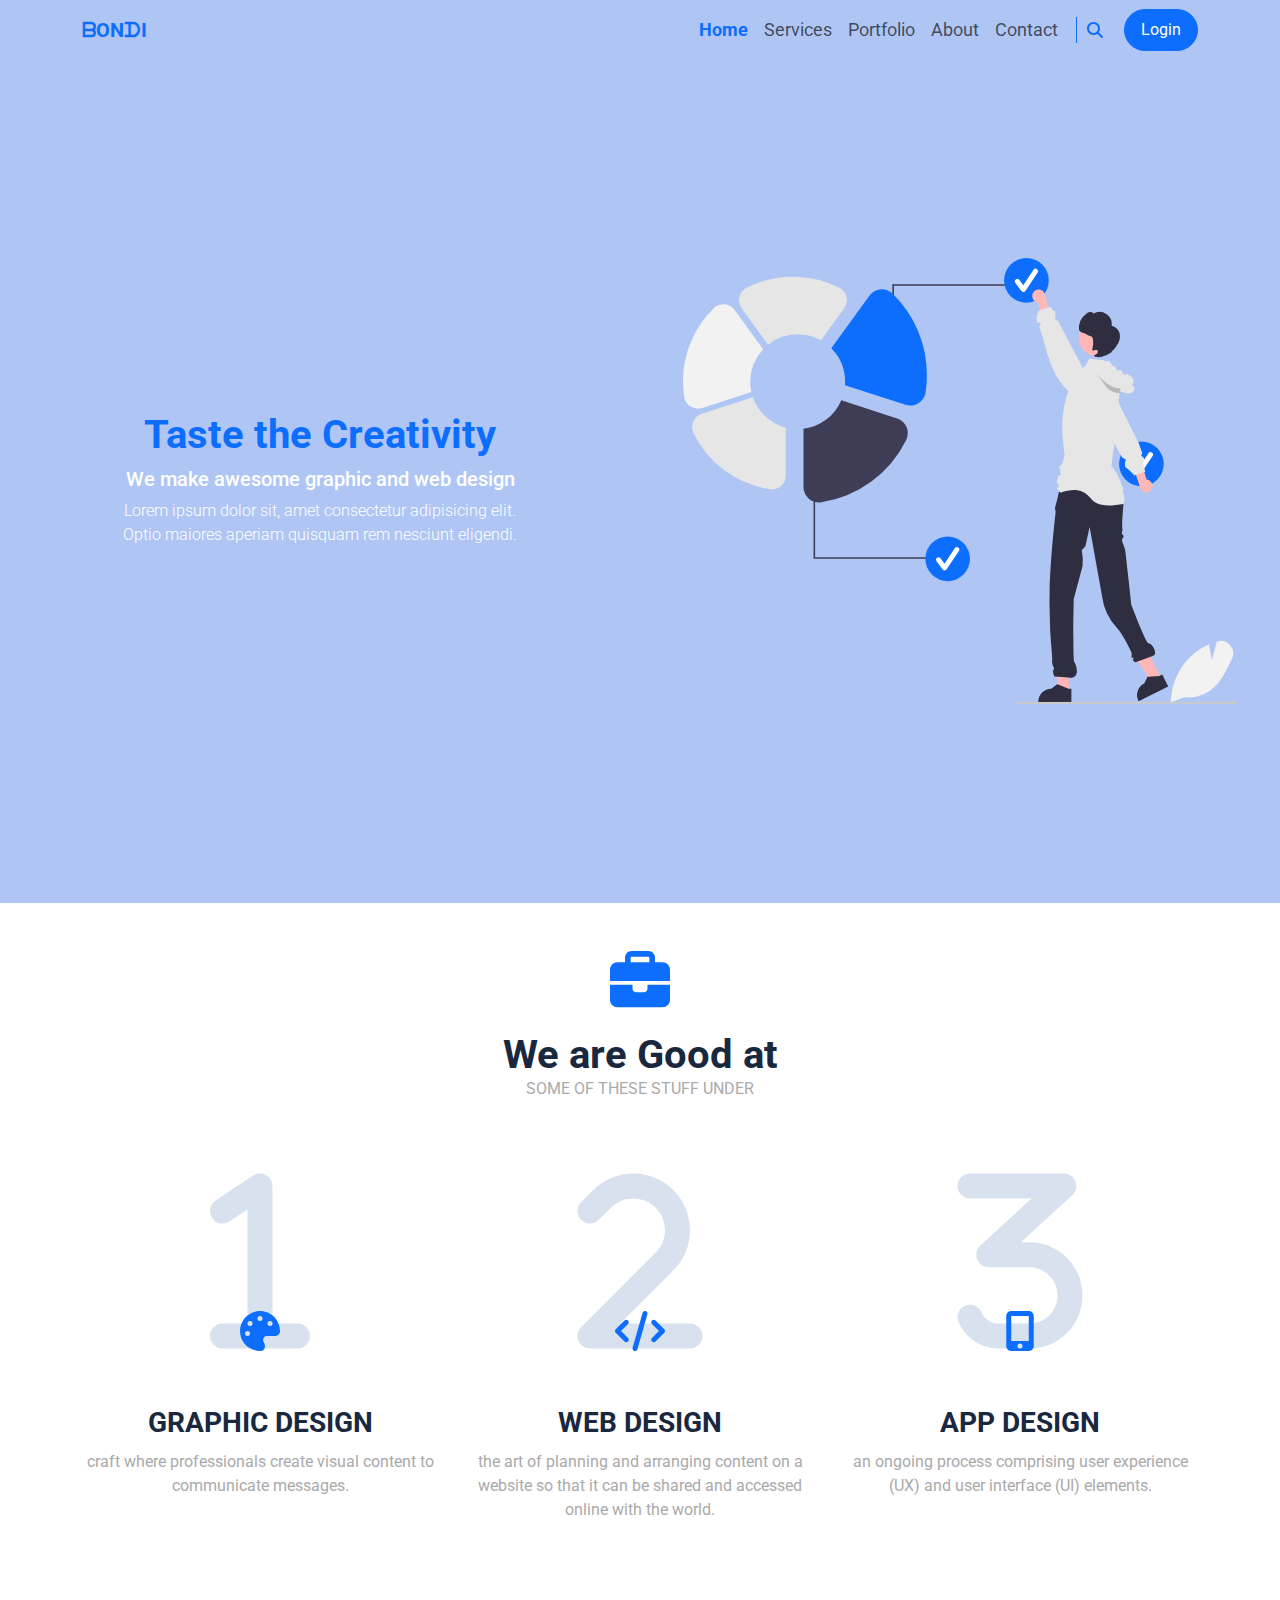
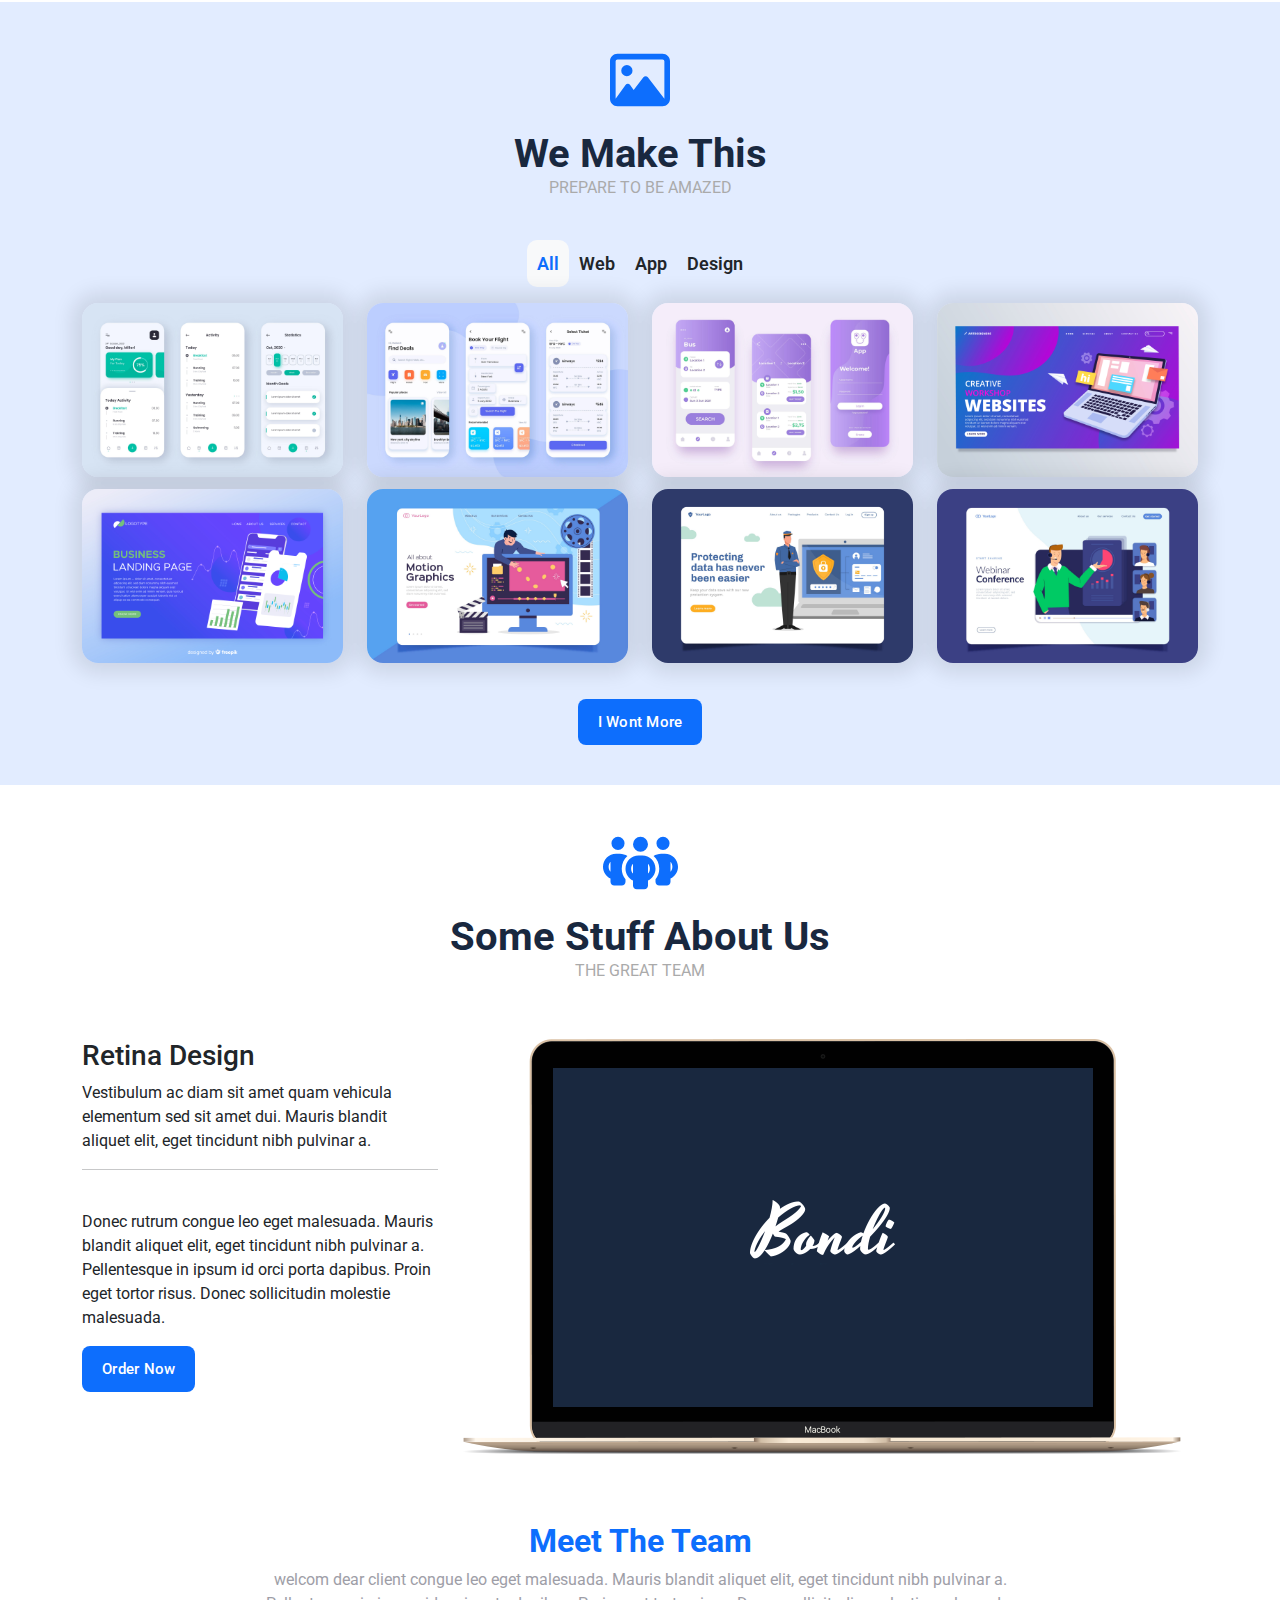
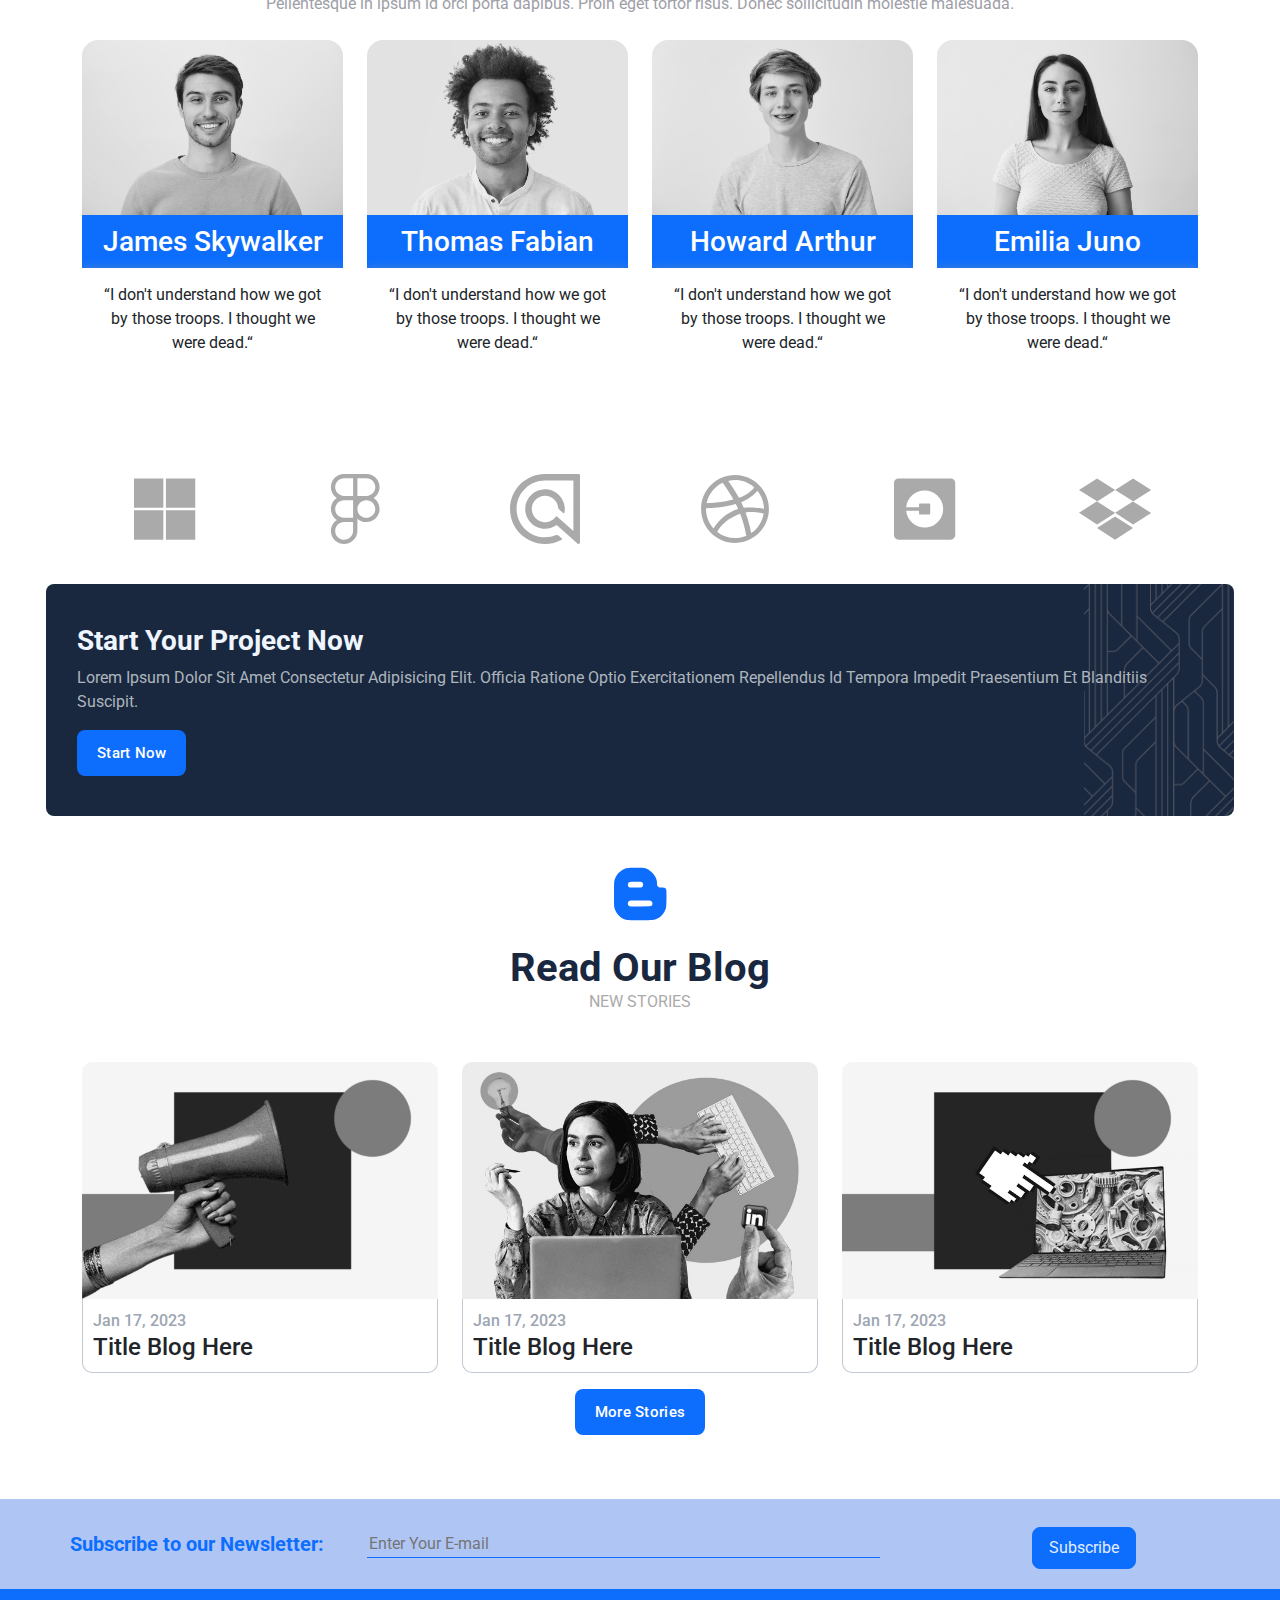
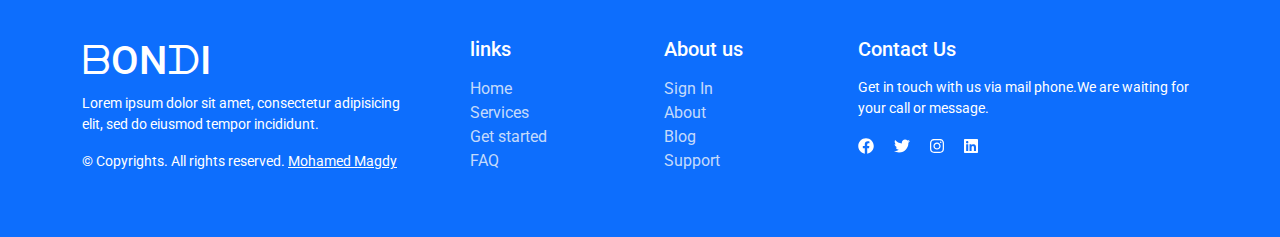
<file: index.html>
<html lang="en">
<head>
    <meta charset="UTF-8">
    <meta http-equiv="X-UA-Compatible" content="IE=edge">
    <meta name="viewport" content="width=device-width, initial-scale=1.0">
    <title>Bondi</title>
    <!-- Fontawesome css flie -->
    <link rel="stylesheet" href="css/all.min.css">
    <!-- Bootstrap -->
    <link rel="stylesheet" href="css/bootstrap.min.css">
    <!-- main css file -->
    <link rel="stylesheet" href="css/Bondi.css">
    <!-- google Font -->
    <link rel="preconnect" href="https://fonts.googleapis.com">
    <link rel="preconnect" href="https://fonts.gstatic.com" crossorigin>
    <link href="https://fonts.googleapis.com/css2?family=Roboto:wght@100;300;400;500;700;900&display=swap" rel="stylesheet">
</head>
<body id="Home">
    <!-- nav start -->
    <nav class="navbar navbar-expand-lg">
        <div class="container">
          <a class="navbar-brand fw-bold" href="#">
            <!-- <img src="imges/logo.png" alt="Bondi"> -->
            ᗷONᗪI
          </a>
          <button class="navbar-toggler" type="button" data-bs-toggle="collapse" data-bs-target="#navbarSupportedContent" aria-controls="navbarSupportedContent" aria-expanded="false" aria-label="Toggle navigation">
            <i class="fa-solid fa-bars"></i>
          </button>
          <div class="collapse navbar-collapse" id="navbarSupportedContent">
            <ul class="navbar-nav ms-auto mb-2 mb-lg-0">
              <li class="nav-item">
                <a class="nav-link active p-lg-2" aria-current="page" href="#Home">Home</a>
              </li>
              <li class="nav-item">
                <a class="nav-link p-lg-2" aria-current="page" href="#Services">Services</a>
              </li>
              <li class="nav-item">
                <a class="nav-link p-lg-2" aria-current="page" href="#Portfolio">Portfolio</a>
              </li>
              <li class="nav-item">
                <a class="nav-link p-lg-2" aria-current="page" href="#About">About</a>
              </li>
              <li class="nav-item">
                <a class="nav-link p-lg-2" href="#Contact">Contact</a>
              </li>
            </ul>
            <i class="fa-solid fa-magnifying-glass search d-none d-lg-block"></i>
            
            <a href="login.html" class="btn btn-primary rounded-pill m-md-0 m-sm-0 ms-lg-3">Login</a>
          </div>
        </div>
      </nav>
    <!-- nav end -->
    <!-- landing start -->
    <div class="landing d-flex align-items-center justify-content-center">
      <div class="container-fluid text-center">
        <div class="row d-flex align-items-center justify-content-center">
          <div class="partText col-lg-6 col-md-12 col-sm-12 text-white mb-md-1 mb-sm-1">
            <h1 class="fs-1 fw-bold">Taste the Creativity</h1>
            <h5 class="fs-5">We make awesome graphic and web design</h5>
            <p class="fw-light">Lorem ipsum dolor sit, amet consectetur adipisicing elit. Optio maiores aperiam quisquam rem nesciunt eligendi.</p>
          </div>
          <div class="col-lg-6 col-md-12 col-sm-12">
            <img class="img-fluid" src="imges/undraw_pie_graph_re_fvol.svg">
          </div>
        </div>
      </div>
    </div>
    <!-- landing end -->
    <!-- featurs start  -->
    <div class="feature text-center mb-4" id="Services">
      <div class="head-section ">
        <i class="fa-solid fa-briefcase pt-5"></i>
        <h1 class="title">We are Good at</h1>
        <p class="description">SOME OF THESE STUFF UNDER</p>
      </div>
      <!-- grid -->
      <div class="container features-content">
        <div class="row">
          <div class="col-lg-4 col-md-6 col-sm-12 feat1">
            <!-- featurs content -->
            <div class="feat">
              <div class="icon-group position-relative">
                <i class="fa-solid fa-1 num"></i>
                <i class="fa-solid fa-palette"></i>
              </div>
              <h3>graphic design</h3>
              <p>craft where professionals create visual content to communicate messages.</p>
            </div>
          </div>
          <div class="col-lg-4 col-md-6 col-sm-12">
            <!-- featurs content -->
            <div class="feat">
              <div class="icon-group position-relative">
                <i class="fa-solid fa-2 num"></i>
                <i class="fa-solid fa-code"></i>
              </div>
              <h3>web design</h3>
              <p>the art of planning and arranging content on a website so that it can be shared and accessed online with the world.</p>
            </div>
          </div>
          <div class="col-lg-4 col-md-6 col-sm-12 feat3">
            <!-- featurs content -->
            <div class="feat feat-bottom">
              <div class="icon-group position-relative">
                <i class="fa-solid fa-3 num"></i>
                <i class="fa-solid fa-mobile-screen-button"></i>
              </div>
              <h3>app design</h3>
              <p>an ongoing process comprising user experience (UX) and user interface (UI) elements.</p>
            </div>
          </div>
        </div>
      </div>
    </div>
    <!-- featurs end  -->
    <!-- Portfolio start -->
    <div class="portfolio" id="Portfolio">
      <div class="head-section text-center pt-5">
        <i class="fa-regular fa-image"></i>
        <h1 class="title">We Make This</h1>
        <p class="description">PREPARE TO BE AMAZED</p>
      </div>
      <div class="container">
        <ul class="mt-4">
          <li class="activelist" data-kind=".all">All</li>
          <li class="" data-kind=".web" >web</li>
          <li class="" data-kind=".app">app</li>
          <li class="" data-kind=".design">design</li>
        </ul>
        <div class="row row1">
          <div class="coll col-lg-3 col-md-4 col-sm-12">
            <div class="box all app" data-kind="App">
              <img src="imges/img2.jpg" class="img-fluid">
            </div>
          </div>
          <div class="coll col-lg-3 col-md-4 col-sm-12">
            <div class="box all app" data-kind="App">
              <img src="imges/img1.jpg" class="img-fluid">
            </div>
          </div>
          <div class="coll col-lg-3 col-md-4 col-sm-12">
            <div class="box all app" data-kind="App">
              <img src="imges/img3.jpg" class="img-fluid">
            </div>
          </div>
          <!-- end col -->
          <div class="coll col-lg-3 col-md-4 col-sm-12">
            <div class="box all web" data-kind="Web">
              <img src="imges/img4.jpg" class="img-fluid">
            </div>
          </div>
          <div class="coll col-lg-3 col-md-4 col-sm-12">
            <div class="box all web" data-kind="Web">
              <img src="imges/img5.jpg" class="img-fluid">
            </div>
          </div>
          <div class="coll col-lg-3 col-md-4 col-sm-12">
            <div class="box all web" data-kind="Web">
              <img src="imges/img7.jpg" class="img-fluid">
            </div>
          </div>
          <div class="coll col-lg-3 col-md-4 col-sm-12">
            <div class="box all web" data-kind="Web">
              <img src="imges/img8.jpg" class="img-fluid">
            </div>
          </div>
          <div class="coll col-lg-3 col-md-4 col-sm-12">
            <div class="box all web" data-kind="Web">
              <img src="imges/img6.jpg" class="img-fluid">
            </div>
          </div>
        </div> 
      </div>
      <div class="bttn text-center mt-4">
      <button type="button" class="btn btn-primary rounded-3 landing-btn">I Wont More</button>
      </div>
      </div>
    <!-- Portfolio end -->
    <!-- about start -->
    <div class="about" id="About">
      <div class="head-section text-center pt-5">
        <i class="fa-solid fa-people-group"></i>
        <h1 class="title">Some Stuff About Us</h1>
        <p class="description">THE GREAT TEAM</p>
      </div> 
      <!-- content about -->
      <div class="container pt-5">
        <div class="row mt-2">
          <div class="col-lg-4 col-md-12 col-sm-12">
            <div class="text pb-3 text-lg-start text-md-center text-sm-center">
              <h3>Retina Design</h3>
              <p>Vestibulum ac diam sit amet quam vehicula elementum sed sit amet dui. Mauris blandit aliquet elit, eget tincidunt nibh pulvinar a.
              <hr>
              <br>
              Donec rutrum congue leo eget malesuada. Mauris blandit aliquet elit, eget tincidunt nibh pulvinar a. Pellentesque in ipsum id orci porta dapibus. Proin eget tortor risus. Donec sollicitudin molestie malesuada.
              
            </p>
            <button type="button" class="btn btn-primary rounded-3 landing-btn">Order Now</button>
          </div>
        </div>
        <div class="col-lg-8 col-md-12 col-sm-12">
          <img src="imges/laptop.png" class="img-fluid">
        </div>
      </div>
    </div>
  </div>
    <!-- about end -->
    <!-- about team start-->
    <div class="team pb-5">
      <h2 class="title text-center fs-2 pt-5">
        Meet The Team
      </h2>
      <div class="container">
        <p class="text-center discription-title">welcom dear client congue leo eget malesuada. Mauris blandit aliquet elit, eget tincidunt nibh pulvinar a. Pellentesque in ipsum id orci porta dapibus. Proin eget tortor risus. Donec sollicitudin molestie malesuada.</p>
      <div class="row pt-4">
        <!-- member card team -->

        <div class="col-lg-3 col-md-6 col-sm-12 mb-3 cards">
          <div class="cardTeam">
            <div class="onhovercard">
              <a class="teamditle" href="./profile1.html">Profile</a>
              <div class=" mt-3 ">
                <i class="fa-brands fa-facebook me-3"></i>
                <i class="fa-brands fa-twitter me-3"></i>
                <i class="fa-brands fa-instagram me-3"></i>
                <i class="fa-brands fa-linkedin me-3"></i>
              </div>
            </div>
            <div class="boxImg">
              <img src="imges/team-1.jpg" class="img-fluid">
            </div>
            <h3>James Skywalker</h3>
            <p class="qoutee">“I don't understand how we got by those troops. I thought we were dead.“</p>
          </div>
        </div>
        <!-- member card team -->
        <div class="col-lg-3 col-md-6 col-sm-12 mb-3 rounded-3 cards">
          <div class="cardTeam">
            <div class="onhovercard">
              <a class="teamditle" href="./‏‏profile2.html">Profile</a>
              <div class=" mt-3 ">
                <i class="fa-brands fa-facebook me-3"></i>
                <i class="fa-brands fa-twitter me-3"></i>
                <i class="fa-brands fa-instagram me-3"></i>
                <i class="fa-brands fa-linkedin me-3"></i>
              </div>
            </div>
            <div class="boxImg">
              <img src="imges/team-2.jpg" class="img-fluid">
            </div>
            <h3>Thomas Fabian</h3>
            <p class="qoutee">“I don't understand how we got by those troops. I thought we were dead.“</p>
          </div>
        </div>
        <!-- member card team -->
        <div class="col-lg-3 col-md-6 col-sm-12 mb-3 rounded-3 cards">
          <div class="cardTeam">
            <div class="onhovercard">
              <a class="teamditle" href="./‏‏profile3.html">Profile</a>
              <div class=" mt-3 ">
                <i class="fa-brands fa-facebook me-3"></i>
                <i class="fa-brands fa-twitter me-3"></i>
                <i class="fa-brands fa-instagram me-3"></i>
                <i class="fa-brands fa-linkedin me-3"></i>
              </div>
            </div>
            <div class="boxImg">
              <img src="imges/team-3.jpg" class="img-fluid">
            </div>
            <h3>Howard Arthur</h3>
            <p class="qoutee">“I don't understand how we got by those troops. I thought we were dead.“</p>
          </div>
        </div>
        <!-- member card team -->
        <div class="col-lg-3 col-md-6 col-sm-12 rounded-3 cards">
          <div class="cardTeam ">
            <div class="onhovercard">
              <a class="teamditle" href="./‏‏‏‏profile4.html">Profile</a>
              <div class=" mt-3 ">
                <i class="fa-brands fa-facebook me-3"></i>
                <i class="fa-brands fa-twitter me-3"></i>
                <i class="fa-brands fa-instagram me-3"></i>
                <i class="fa-brands fa-linkedin me-3"></i>
              </div>
            </div>
            <div class="boxImg">
              <img src="imges/team-4.jpg" class="img-fluid">
            </div>
            <h3>Emilia Juno</h3>
            <p class="qoutee">“I don't understand how we got by those troops. I thought we were dead.“</p>
          </div>
        </div>
      </div>
      </div>
    </div>
    <!-- about team end-->
    <!-- sponsors start -->
    <div class="sponsor">
      <div class="container">
        <div class="row text-center">
          <div class="col-lg-2 col-md-4 col-sm-6 pb-4 pb-lg-0 pb-md-3 pb-sm-3">
            <i class="fa-brands fa-microsoft"></i>
          </div>
          <div class="col-lg-2 col-md-4 col-sm-6 pb-4 pb-lg-0 pb-md-3 pb-sm-3">
            <i class="fa-brands fa-figma"></i>
          </div>
          <div class="col-lg-2 col-md-4 col-sm-6 pb-4 pb-lg-0 pb-md-3 pb-sm-3">
            <i class="fa-brands fa-algolia"></i>
          </div>
          <div class="col-lg-2 col-md-4 col-sm-6 pb-4 pb-lg-0 pb-md-3 pb-sm-3">
            <i class="fa-brands fa-dribbble"></i>
          </div>
          <div class="col-lg-2 col-md-4 col-sm-6 pb-4 pb-lg-0 pb-md-3 pb-sm-3">
            <i class="fa-brands fa-uber"></i>
          </div>
          <div class="col-lg-2 col-md-4 col-sm-6 pb-3 pb-lg-0 pb-md-3 pb-sm-3">
            <i class="fa-brands fa-dropbox"></i>
          </div>
        </div>
      </div>
    </div>
    <!-- sponsors end -->
    <!-- startProject start -->
    <div class="startProject rounded-3">
      <div class="container">
        <h3 class="fw-bold">Start Your Project Now</h3>
        <p class="fw-normal text-capitalize">Lorem ipsum dolor sit amet consectetur adipisicing elit. Officia ratione optio exercitationem repellendus id tempora impedit praesentium et blanditiis suscipit.</p>
        <button type="button" class="btn btn-primary rounded-3 z-1">Start Now</button>
      </div>
    </div>
    <!-- startProject end -->
    <!-- blog start -->
    <div class="blog">
      <div class="head-section text-center pt-5">
        <i class="fa-brands fa-blogger-b"></i>
        <h1 class="title">Read Our Blog</h1>
        <p class="description">NEW STORIES</p>
      </div>
      <div class="container mb-3">
        <div class="row">
          <!-- content of blog card -->
          <div class="col-lg-4 col-md-6 col-sm-12 mt-5">
            <div class="blogBox">
              <div class="box-img">
                <img src="imges/blog1.png"class="img-fluid">
              </div>
              <div class="box-text">
                <span class="fw-medium">Jan 17, 2023</span>
                <h4 class="fw-medium">Title Blog Here</h4>
              </div>
            </div>
          </div>
          <div class="col-lg-4 col-md-6 col-sm-12 mt-5">
            <div class="blogBox">
              <div class="box-img">
                <img src="imges/blog2.jpg"class="img-fluid">
              </div>
              <div class="box-text">
                <span class="fw-medium">Jan 17, 2023</span>
                <h4 class="fw-medium">Title Blog Here</h4>
              </div>
            </div>
          </div>
          <div class="col-lg-4 col-md-6 col-sm-12 mt-5">
            <div class="blogBox">
              <div class="box-img">
                <img src="imges/blog3.png"class="img-fluid">
              </div>
              <div class="box-text">
                <span class="fw-medium">Jan 17, 2023</span>
                <h4 class="fw-medium">Title Blog Here</h4>
              </div>
            </div>
          </div>
          <!-- content of blog card -->
        </div>
        <div class="buttonarea text-center mt-3">
          <button type="button" class="btn btn-primary rounded-3 m-auto mb-5">More Stories</button>
        </div>
      </div> 
    </div>
    <!-- blog end -->
    <!-- subscribe start -->
    <div class="subscribe text-center text-sm-start" id="Contact">
      <div class="container">
        <div class="row d-flex align-items-center">
            <div class="col-lg-3 col-md-5 4col-sm-12 p-lg-0 pb-md-1 pb-sm-1">
              <label for="e-mail" class="fs-5 fw-bold">Subscribe to our Newsletter:</label>
            </div>
            <div class="col-lg-7 col-md-5 col-sm-12 m-0 pb-0">
              <input type="email" name="email" id="e-mail" placeholder="Enter Your E-mail">
            </div>
            <div class="col-lg-2 col-md-2 col-sm-12">
              <input type="submit" class="btn btn-primary rounded-3 m-auto mt-md-2 mt-3 " value="Subscribe">
            </div>
        </div>
      </div>
    </div>
    <!-- subscribe end -->
    <!-- footer start -->  
      <!-- FOOTER -->
      <footer class="w-100 py-4 flex-shrink-0">
          <div class="container py-4">
              <div class="row gy-4 gx-5">
                  <div class="col-lg-4 col-md-6">
                      <h5 class="h1 text-white">ᗷONᗪI</h5>
                      <p class="small text-white">Lorem ipsum dolor sit amet, consectetur adipisicing elit, sed do eiusmod tempor incididunt.</p>
                      <p class="small text-white mb-0">&copy; Copyrights. All rights reserved. <a class="text-white text-decoration-underline" href="https://www.facebook.com/profile.php?id=100009886530756">Mohamed Magdy</a></p>
                  </div>
                  <div class="col-lg-2 col-md-6">
                      <h5 class="text-white mb-3">links</h5>
                      <ul class="list-unstyled text-muted">
                          <li><a href="#">Home</a></li>
                          <li><a href="#">Services</a></li>
                          <li><a href="#">Get started</a></li>
                          <li><a href="#">FAQ</a></li>
                      </ul>
                  </div>
                  <div class="col-lg-2 col-md-6">
                      <h5 class="text-white mb-3">About us</h5>
                      <ul class="list-unstyled text-muted">
                          <li><a href="#">Sign In</a></li>
                          <li><a href="#">About</a></li>
                          <li><a href="#">Blog</a></li>
                          <li><a href="#">Support</a></li>
                      </ul>
                  </div>
                  <div class="col-lg-4 col-md-6">
                      <h5 class="text-white mb-3">Contact Us</h5>
                      <p class="small text-white">Get in touch with us via mail phone.We are waiting for your call or message.</p>
                          <div class=" mb-3 text-white">
                            <i class="fa-brands fa-facebook me-3"></i>
                            <i class="fa-brands fa-twitter me-3"></i>
                            <i class="fa-brands fa-instagram me-3"></i>
                            <i class="fa-brands fa-linkedin me-3"></i>
                          </div>
                  </div>
              </div>
          </div>
      </footer>
  </div>
    <!-- js files -->
    <script src="js/bootstrap.bundle.min.js"></script>
    <script src="js/all.min.js"></script>
    <script src="js/main.js"></script>
</body>
</html>
</file>
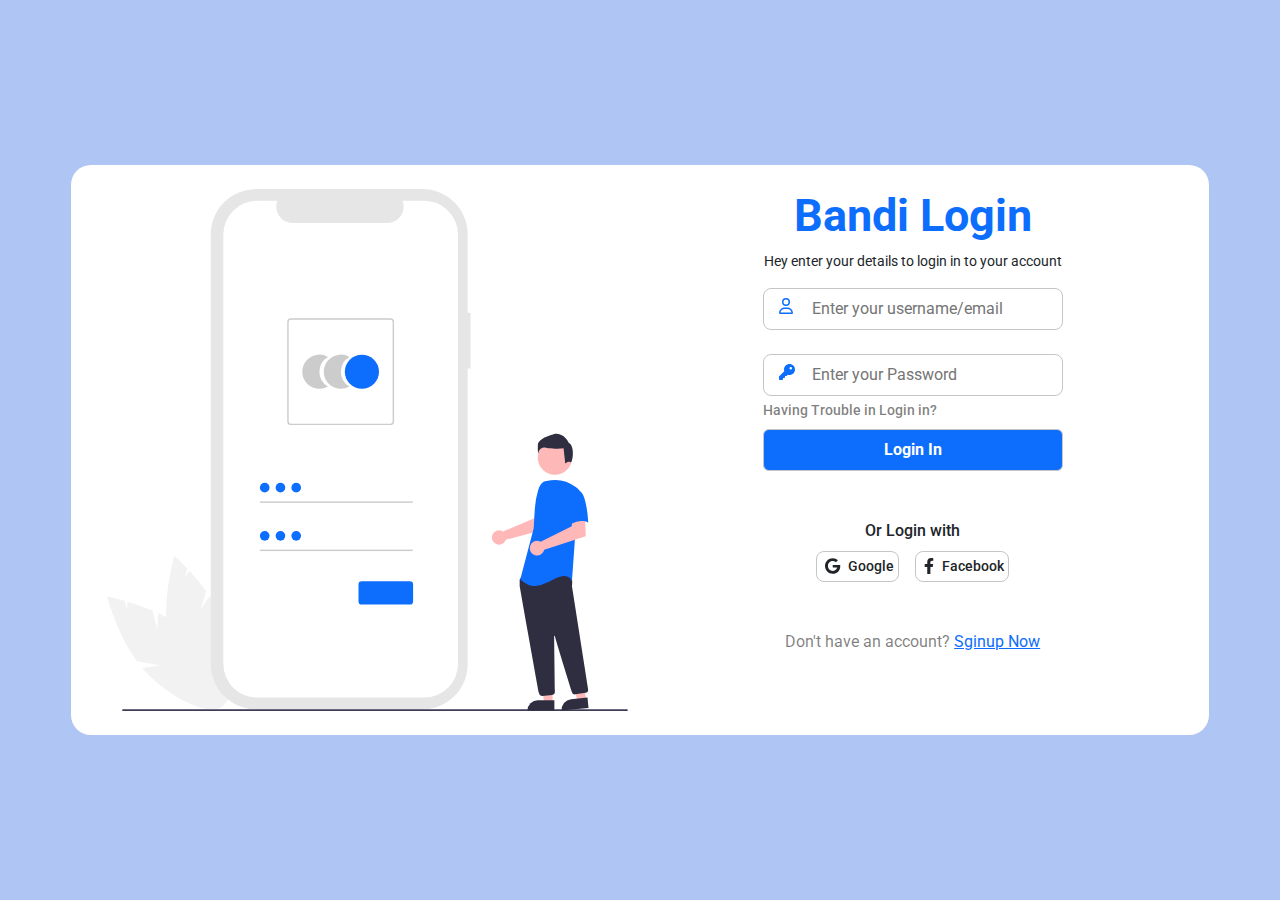
<file: login.html>
<!DOCTYPE html>
<html lang="en">
<head>
    <meta charset="UTF-8">
    <meta http-equiv="X-UA-Compatible" content="IE=edge">
    <meta name="viewport" content="width=device-width, initial-scale=1.0">
    <title>Bondi | Login</title>
    <!-- Fontawesome css flie -->
    <link rel="stylesheet" href="css/all.min.css">
    <!-- Bootstrap -->
    <link rel="stylesheet" href="css/bootstrap.min.css">
    <!-- main css file -->
    <link rel="stylesheet" href="css/Bondi.css">
    <!-- google Font -->
    <link rel="preconnect" href="https://fonts.googleapis.com">
    <link rel="preconnect" href="https://fonts.gstatic.com" crossorigin>
    <link href="https://fonts.googleapis.com/css2?family=Roboto:wght@100;300;400;500;700;900&display=swap" rel="stylesheet">
</head>
<body>
    <div class="login d-flex align-items-center justify-content-center">
        <div class="box p-4">
        <div class="container">
            <div class="row">
                <div class="right col-lg-6 col-md-6 col-sm-0">
                    <img src="imges/undraw_access_account_re_8spm.svg" alt="" srcset="" class="img-fluid">
                </div>
                <div class="left col-lg-6 col-md-6 col-sm-12">
                    <h1 class="fw-bold fs-sm-4">Bandi Login</h1>
                    <p class="">Hey enter your details to login in to your account</p>
                    <!-- form -->
                    <form action="#" method="#" class="d-flex flex-column mb-5 position-relative">
                        <i class="fa-regular fa-user"></i>
                        <input type="email" name="E-mail" class="mb-2 p-2 ps-5 rounded-3" placeholder="Enter your username/email" id="">
                        <i class="fa-solid fa-key"></i>
                        <input type="password" name="Password"  class="p-2 ps-5 rounded-3" placeholder="Enter your Password" id="">
                        <p class="trouble mt-1 mb-2 text-black-50 fw-medium text-start curs">Having Trouble in Login in?</p>
                        <input type="submit" value="Login In" class="btn btn-primary fw-bold">
                    </form>
                    <span class="fs-6 fw-medium">Or Login with</span>
                    <div class="loginbysocial d-flex align-items-center justify-content-center mt-2 mb-5">
                        <div class="google d-flex align-items-center justify-content-center me-3 rounded-3">
                            <i class="fa-brands fa-google"></i>
                            <p class="m-0 ms-2 fw-medium">Google</p>
                        </div>
                        <div class="facebook d-flex align-items-center justify-content-center rounded-3">
                            <i class="fa-brands fa-facebook-f"></i>
                            <p class="m-0 ms-2 fw-medium">Facebook</p>
                        </div>
                    </div>
                    <div class="sginup">
                        <span class="text-black-50">Don't have an account? </span><a href="">Sginup Now</a>  
                    </div>
                </div>
            </div>
        </div>
        </div>
    </div>
</body>
    <!-- js files -->
    <script src="js/bootstrap.bundle.min.js"></script>
    <script src="js/all.min.js"></script>
</html>
</file>
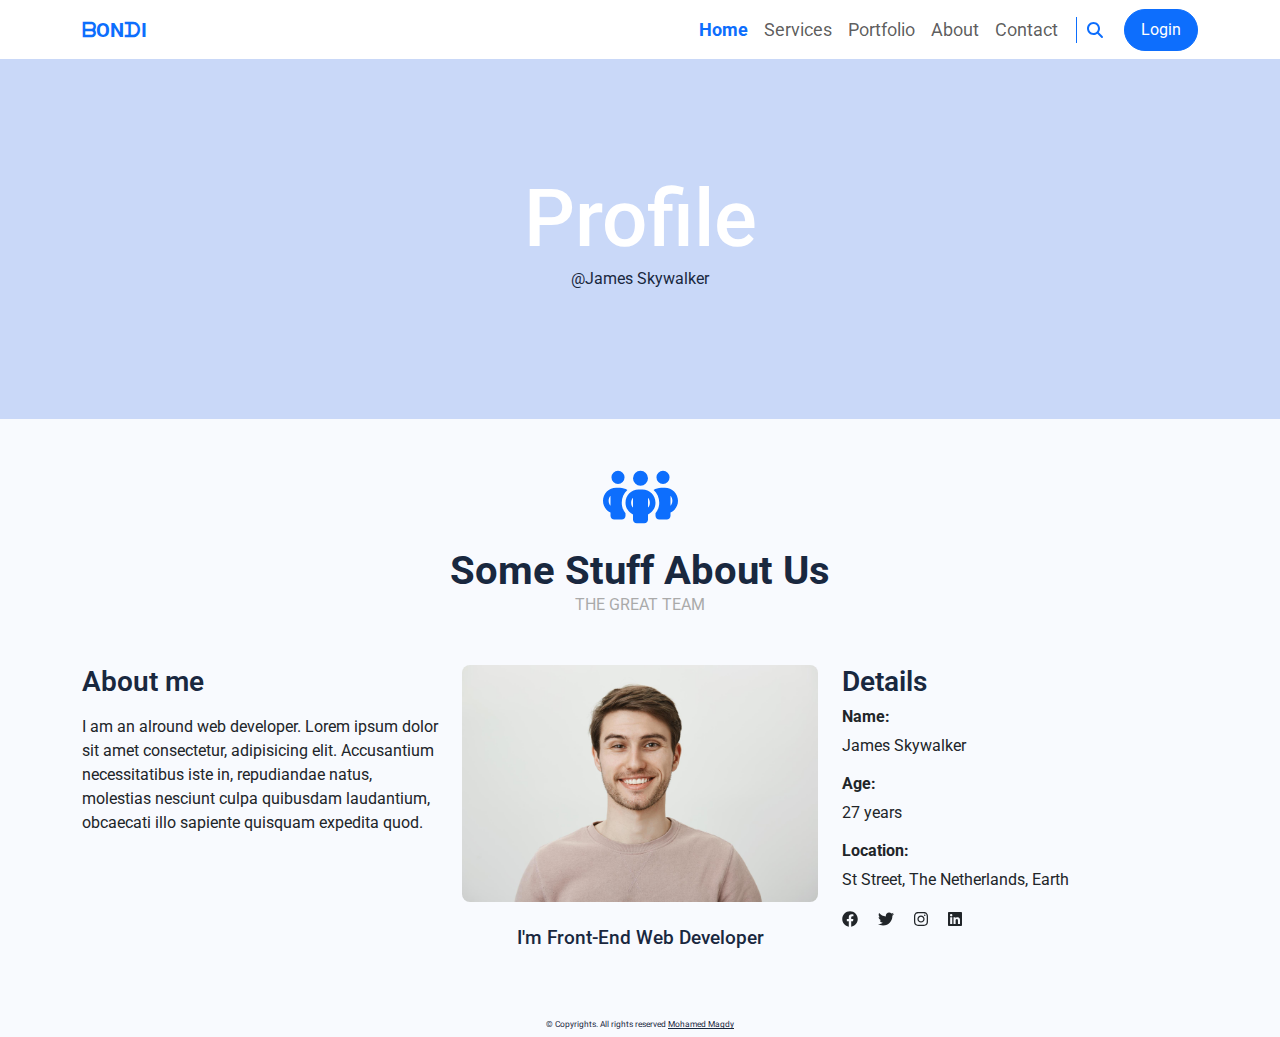
<file: profile1.html>
<!DOCTYPE html>
<html lang="en">
<head>
    <meta charset="UTF-8">
    <meta http-equiv="X-UA-Compatible" content="IE=edge">
    <meta name="viewport" content="width=device-width, initial-scale=1.0">
    <title>Bondi | Profile</title>
    <!-- Fontawesome css flie -->
    <link rel="stylesheet" href="css/all.min.css">
    <!-- Bootstrap -->
    <link rel="stylesheet" href="css/bootstrap.min.css">
    <!-- main css file -->
    <link rel="stylesheet" href="css/Bondi.css">
    <!-- google Font -->
    <link rel="preconnect" href="https://fonts.googleapis.com">
    <link rel="preconnect" href="https://fonts.gstatic.com" crossorigin>
    <link href="https://fonts.googleapis.com/css2?family=Roboto:wght@100;300;400;500;700;900&display=swap" rel="stylesheet">
</head>
<body>
        <!-- nav start -->
        <div class="navbar navbar-expand-lg navProfile">
            <div class="container">
              <a class="navbar-brand fw-bold" href="#">
                <!-- <img src="imges/logo.png" alt="Bondi"> -->
                ᗷONᗪI
              </a>
              <button class="navbar-toggler" type="button" data-bs-toggle="collapse" data-bs-target="#navbarSupportedContent" aria-controls="navbarSupportedContent" aria-expanded="false" aria-label="Toggle navigation">
                <i class="fa-solid fa-bars"></i>
              </button>
              <div class="collapse navbar-collapse" id="navbarSupportedContent">
                <ul class="navbar-nav ms-auto mb-2 mb-lg-0">
                  <li class="nav-item">
                    <a class="nav-link active p-lg-2" aria-current="page" href="./index.html">Home</a>
                  </li>
                  <li class="nav-item">
                    <a class="nav-link p-lg-2" aria-current="page" href="./index.html#Services">Services</a>
                  </li>
                  <li class="nav-item">
                    <a class="nav-link p-lg-2" aria-current="page" href="./index.html#Portfolio">Portfolio</a>
                  </li>
                  <li class="nav-item">
                    <a class="nav-link p-lg-2" aria-current="page" href="./index.html#About">About</a>
                  </li>
                  <li class="nav-item">
                    <a class="nav-link p-lg-2" href="./index.html#Contact">Contact</a>
                  </li>
                </ul>
                <i class="fa-solid fa-magnifying-glass search d-none d-lg-block"></i>
                
                <a href="login.html" class="btn btn-primary rounded-pill m-md-0 m-sm-0 ms-lg-3">Login</a>
              </div>
            </div>
          </div>
        <!-- nav end -->
    <!-- profile start -->
    <div class="profile">
        <div class="profileBanar text-center">
            <div class="backlay"></div>
            <h2>Profile</h2>
            <p>@James Skywalker</p>
        </div>
        <div class="head-section text-center pt-5 mb-4">
            <i class="fa-solid fa-people-group"></i>
            <h1 class="title">Some Stuff About Us</h1>
            <p class="description">THE GREAT TEAM</p>
          </div> 
        <div class="container mt-5">
            <div class="row text-center mt-5">
                <div class="left col-lg-4 col-md-6 col-sm-12 mb-sm-5 text-lg-start text-sm-center">
                    <h3 class="fw-semibold titlee">About me</h3>
                    <p class="aboutmeText mt-3">I am an alround web developer. Lorem ipsum dolor sit amet consectetur, adipisicing elit. Accusantium necessitatibus iste in, repudiandae natus, molestias nesciunt culpa quibusdam laudantium, obcaecati illo sapiente quisquam expedita quod.</p>
                </div>
                <div class="center col-lg-4 col-md-6 col-sm-12  " >
                    <img src="./imges/team-1.jpg" class="img-fluid rounded-3"/>
                    <h5 class="mt-4 mb-5 text-capitalize pictitle">I'm front-end web developer</h5>
                </div>
                <div class="right col-lg-4 col-md-6 col-sm-12 mt-xs-5 text-lg-start text-sm-center">
                    <h3 class="fw-semibold titlee">Details</h3>
                    <h5 class="fs-6 fw-bold">Name:</h5>
                    <p>James Skywalker</p>

                    <h5 class="fs-6 fw-bold">Age:</h5>
                    <p>27 years</p>

                    <h5 class="fs-6 fw-bold">Location:</h5>
                    <p class="text-capitalize">st street, the netherlands, earth</p>

                    <div class="socialIcone">
                        <div class=" mb-3 ">
                            <i class="fa-brands fa-facebook me-3"></i>
                            <i class="fa-brands fa-twitter me-3"></i>
                            <i class="fa-brands fa-instagram me-3"></i>
                            <i class="fa-brands fa-linkedin me-3"></i>
                          </div>
                    </div>
                </div>
            </div>
        </div>
    </div>
    <div class="footerProfile text-center">
      <p class="small  mb-0">&copy; Copyrights. All rights reserved <a class=" text-decoration-underline" href="https://www.facebook.com/profile.php?id=100009886530756">Mohamed Magdy</a></p>
    </div>
</body>
<!-- profile end -->
<!-- js files -->
<script src="js/bootstrap.bundle.min.js"></script>
<script src="js/all.min.js"></script>
<script src="js/main.js"></script>
</html>
</file>
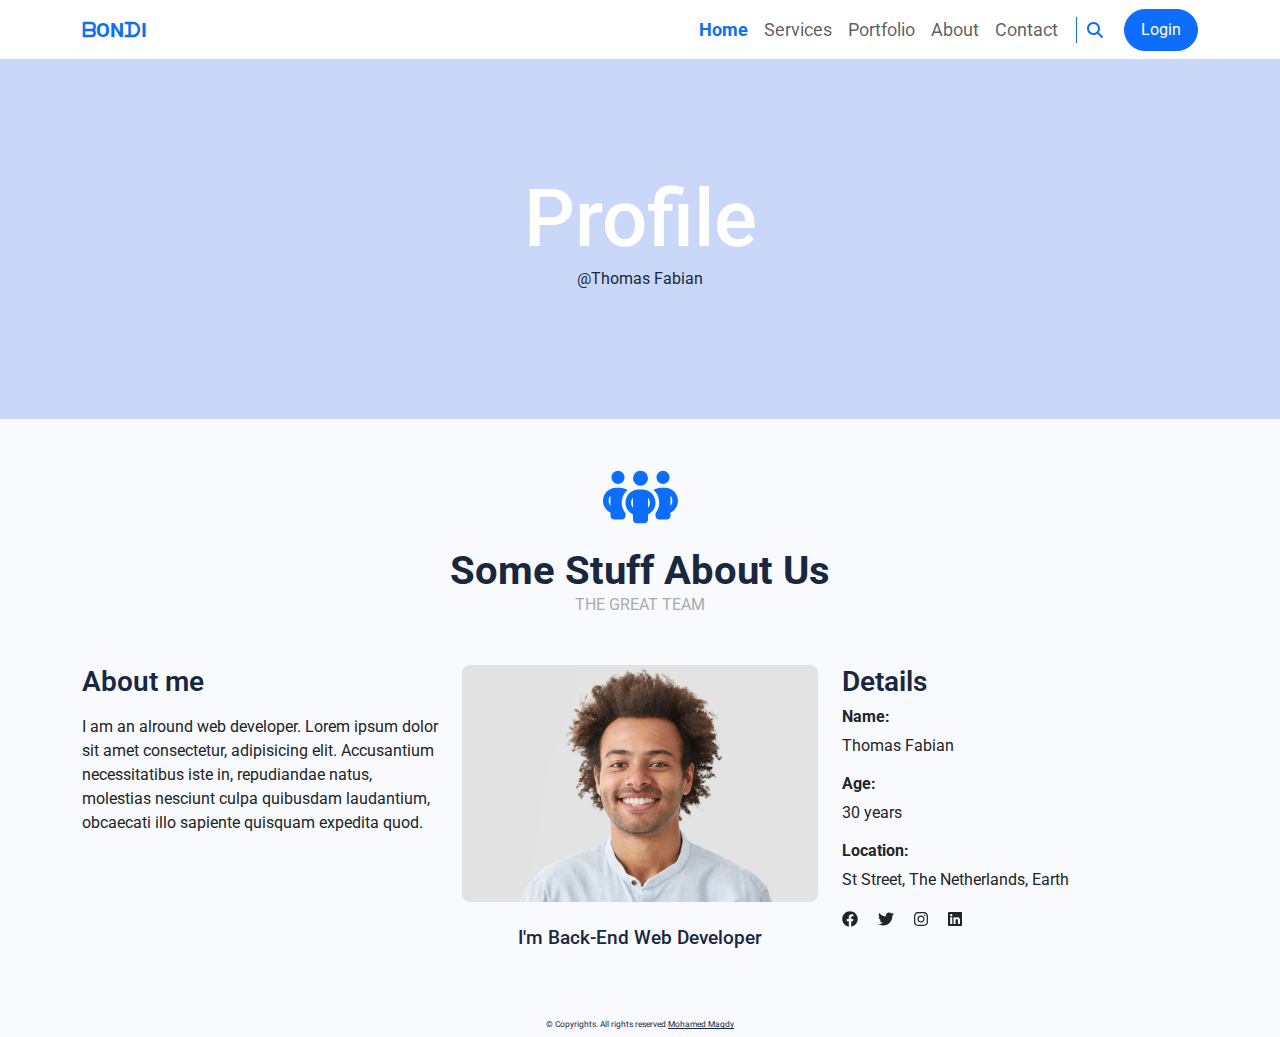
<file: ‏‏profile2.html>
<!DOCTYPE html>
<html lang="en">
<head>
    <meta charset="UTF-8">
    <meta http-equiv="X-UA-Compatible" content="IE=edge">
    <meta name="viewport" content="width=device-width, initial-scale=1.0">
    <title>Bondi | Profile</title>
    <!-- Fontawesome css flie -->
    <link rel="stylesheet" href="css/all.min.css">
    <!-- Bootstrap -->
    <link rel="stylesheet" href="css/bootstrap.min.css">
    <!-- main css file -->
    <link rel="stylesheet" href="css/Bondi.css">
    <!-- google Font -->
    <link rel="preconnect" href="https://fonts.googleapis.com">
    <link rel="preconnect" href="https://fonts.gstatic.com" crossorigin>
    <link href="https://fonts.googleapis.com/css2?family=Roboto:wght@100;300;400;500;700;900&display=swap" rel="stylesheet">
</head>
<body>
        <!-- nav start -->
        <div class="navbar navbar-expand-lg navProfile">
            <div class="container">
              <a class="navbar-brand fw-bold" href="#">
                <!-- <img src="imges/logo.png" alt="Bondi"> -->
                ᗷONᗪI
              </a>
              <button class="navbar-toggler" type="button" data-bs-toggle="collapse" data-bs-target="#navbarSupportedContent" aria-controls="navbarSupportedContent" aria-expanded="false" aria-label="Toggle navigation">
                <i class="fa-solid fa-bars"></i>
              </button>
              <div class="collapse navbar-collapse" id="navbarSupportedContent">
                <ul class="navbar-nav ms-auto mb-2 mb-lg-0">
                  <li class="nav-item">
                    <a class="nav-link active p-lg-2" aria-current="page" href="./index.html">Home</a>
                  </li>
                  <li class="nav-item">
                    <a class="nav-link p-lg-2" aria-current="page" href="./index.html#Services">Services</a>
                  </li>
                  <li class="nav-item">
                    <a class="nav-link p-lg-2" aria-current="page" href="./index.html#Portfolio">Portfolio</a>
                  </li>
                  <li class="nav-item">
                    <a class="nav-link p-lg-2" aria-current="page" href="./index.html#About">About</a>
                  </li>
                  <li class="nav-item">
                    <a class="nav-link p-lg-2" href="./index.html#Contact">Contact</a>
                  </li>
                </ul>
                <i class="fa-solid fa-magnifying-glass search d-none d-lg-block"></i>
                
                <a href="login.html" class="btn btn-primary rounded-pill m-md-0 m-sm-0 ms-lg-3">Login</a>
              </div>
            </div>
          </div>
        <!-- nav end -->
    <!-- profile start -->
    <div class="profile">
        <div class="profileBanar text-center">
            <div class="backlay"></div>
            <h2>Profile</h2>
            <p>@Thomas Fabian</p>
        </div>
        <div class="head-section text-center pt-5 mb-4">
            <i class="fa-solid fa-people-group"></i>
            <h1 class="title">Some Stuff About Us</h1>
            <p class="description">THE GREAT TEAM</p>
          </div> 
        <div class="container mt-5">
            <div class="row text-center mt-5">
                <div class="left col-lg-4 col-md-6 col-sm-12 mb-sm-5 text-lg-start text-sm-center">
                    <h3 class="fw-semibold titlee">About me</h3>
                    <p class="aboutmeText mt-3">I am an alround web developer. Lorem ipsum dolor sit amet consectetur, adipisicing elit. Accusantium necessitatibus iste in, repudiandae natus, molestias nesciunt culpa quibusdam laudantium, obcaecati illo sapiente quisquam expedita quod.</p>
                </div>
                <div class="center col-lg-4 col-md-6 col-sm-12  " >
                    <img src="./imges/team-2.jpg" class="img-fluid rounded-3"/>
                    <h5 class="mt-4 mb-5 text-capitalize pictitle">I'm Back-end web developer</h5>
                </div>
                <div class="right col-lg-4 col-md-6 col-sm-12 mt-xs-5 text-lg-start text-sm-center">
                    <h3 class="fw-semibold titlee">Details</h3>
                    <h5 class="fs-6 fw-bold">Name:</h5>
                    <p>Thomas Fabian</p>

                    <h5 class="fs-6 fw-bold">Age:</h5>
                    <p>30 years</p>

                    <h5 class="fs-6 fw-bold">Location:</h5>
                    <p class="text-capitalize">st street, the netherlands, earth</p>

                    <div class="socialIcone">
                        <div class=" mb-3 ">
                            <i class="fa-brands fa-facebook me-3"></i>
                            <i class="fa-brands fa-twitter me-3"></i>
                            <i class="fa-brands fa-instagram me-3"></i>
                            <i class="fa-brands fa-linkedin me-3"></i>
                          </div>
                    </div>
                </div>
            </div>
        </div>
    </div>
    <div class="footerProfile text-center">
      <p class="small  mb-0">&copy; Copyrights. All rights reserved <a class=" text-decoration-underline" href="https://www.facebook.com/profile.php?id=100009886530756">Mohamed Magdy</a></p>
    </div>
</body>
<!-- profile end -->
<!-- js files -->
<script src="js/bootstrap.bundle.min.js"></script>
<script src="js/all.min.js"></script>
<script src="js/main.js"></script>
</html>
</file>
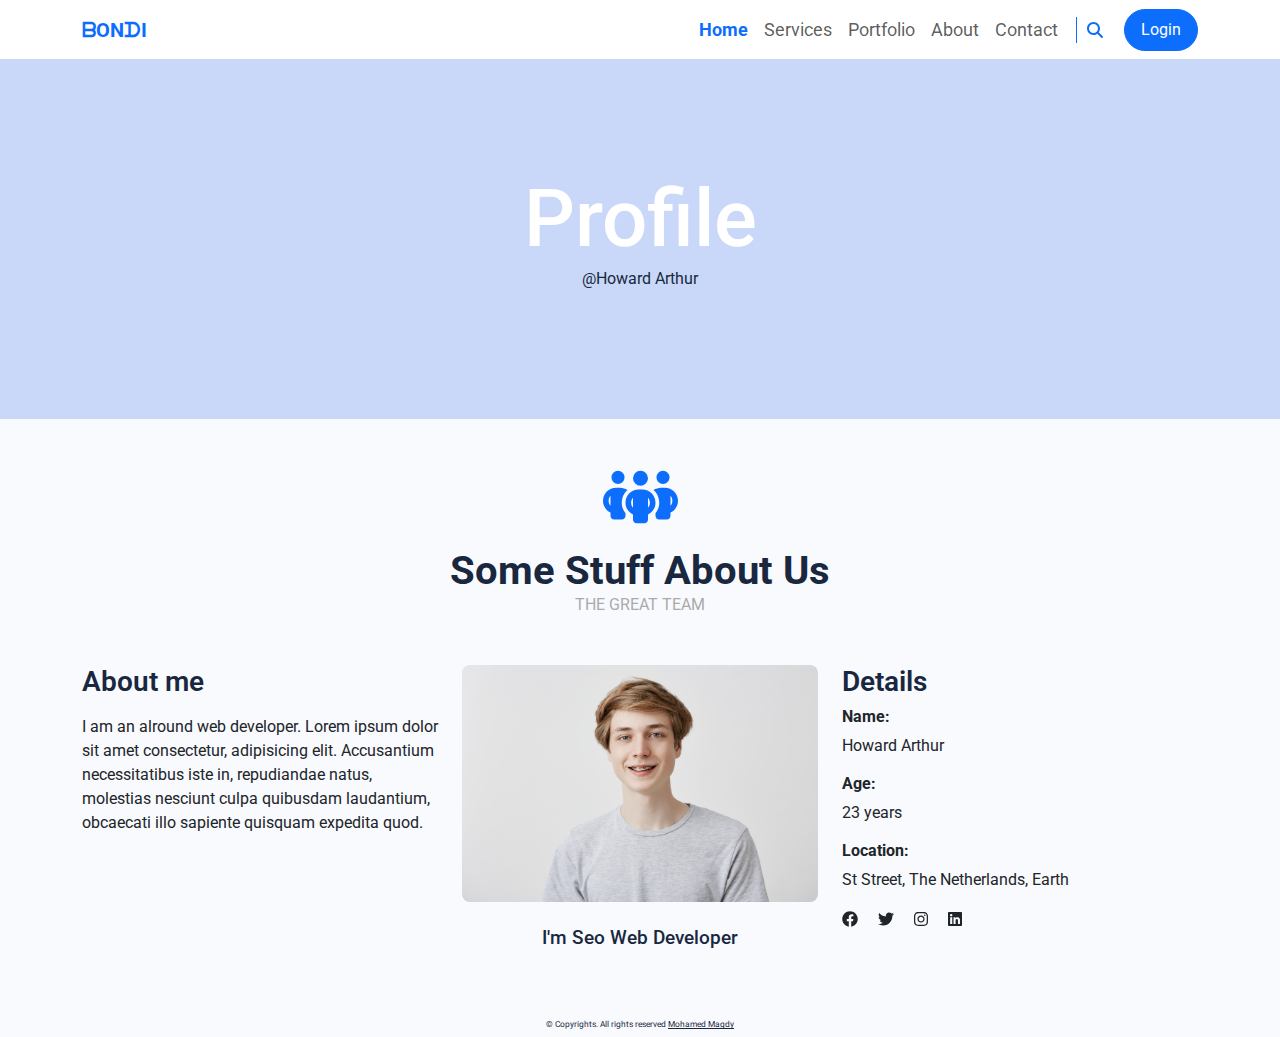
<file: ‏‏profile3.html>
<!DOCTYPE html>
<html lang="en">
<head>
    <meta charset="UTF-8">
    <meta http-equiv="X-UA-Compatible" content="IE=edge">
    <meta name="viewport" content="width=device-width, initial-scale=1.0">
    <title>Bondi | Profile</title>
    <!-- Fontawesome css flie -->
    <link rel="stylesheet" href="css/all.min.css">
    <!-- Bootstrap -->
    <link rel="stylesheet" href="css/bootstrap.min.css">
    <!-- main css file -->
    <link rel="stylesheet" href="css/Bondi.css">
    <!-- google Font -->
    <link rel="preconnect" href="https://fonts.googleapis.com">
    <link rel="preconnect" href="https://fonts.gstatic.com" crossorigin>
    <link href="https://fonts.googleapis.com/css2?family=Roboto:wght@100;300;400;500;700;900&display=swap" rel="stylesheet">
</head>
<body>
        <!-- nav start -->
        <div class="navbar navbar-expand-lg navProfile">
            <div class="container">
              <a class="navbar-brand fw-bold" href="#">
                <!-- <img src="imges/logo.png" alt="Bondi"> -->
                ᗷONᗪI
              </a>
              <button class="navbar-toggler" type="button" data-bs-toggle="collapse" data-bs-target="#navbarSupportedContent" aria-controls="navbarSupportedContent" aria-expanded="false" aria-label="Toggle navigation">
                <i class="fa-solid fa-bars"></i>
              </button>
              <div class="collapse navbar-collapse" id="navbarSupportedContent">
                <ul class="navbar-nav ms-auto mb-2 mb-lg-0">
                  <li class="nav-item">
                    <a class="nav-link active p-lg-2" aria-current="page" href="./index.html">Home</a>
                  </li>
                  <li class="nav-item">
                    <a class="nav-link p-lg-2" aria-current="page" href="./index.html#Services">Services</a>
                  </li>
                  <li class="nav-item">
                    <a class="nav-link p-lg-2" aria-current="page" href="./index.html#Portfolio">Portfolio</a>
                  </li>
                  <li class="nav-item">
                    <a class="nav-link p-lg-2" aria-current="page" href="./index.html#About">About</a>
                  </li>
                  <li class="nav-item">
                    <a class="nav-link p-lg-2" href="./index.html#Contact">Contact</a>
                  </li>
                </ul>
                <i class="fa-solid fa-magnifying-glass search d-none d-lg-block"></i>
                
                <a href="login.html" class="btn btn-primary rounded-pill m-md-0 m-sm-0 ms-lg-3">Login</a>
              </div>
            </div>
          </div>
        <!-- nav end -->
    <!-- profile start -->
    <div class="profile">
        <div class="profileBanar text-center">
            <div class="backlay"></div>
            <h2>Profile</h2>
            <p>@Howard Arthur</p>
        </div>
        <div class="head-section text-center pt-5 mb-4">
            <i class="fa-solid fa-people-group"></i>
            <h1 class="title">Some Stuff About Us</h1>
            <p class="description">THE GREAT TEAM</p>
          </div> 
        <div class="container mt-5">
            <div class="row text-center mt-5">
                <div class="left col-lg-4 col-md-6 col-sm-12 mb-sm-5 text-lg-start text-sm-center">
                    <h3 class="fw-semibold titlee">About me</h3>
                    <p class="aboutmeText mt-3">I am an alround web developer. Lorem ipsum dolor sit amet consectetur, adipisicing elit. Accusantium necessitatibus iste in, repudiandae natus, molestias nesciunt culpa quibusdam laudantium, obcaecati illo sapiente quisquam expedita quod.</p>
                </div>
                <div class="center col-lg-4 col-md-6 col-sm-12  " >
                    <img src="./imges/team-3.jpg" class="img-fluid rounded-3"/>
                    <h5 class="mt-4 mb-5 text-capitalize pictitle">I'm Seo web developer</h5>
                </div>
                <div class="right col-lg-4 col-md-6 col-sm-12 mt-xs-5 text-lg-start text-sm-center">
                    <h3 class="fw-semibold titlee">Details</h3>
                    <h5 class="fs-6 fw-bold">Name:</h5>
                    <p>Howard Arthur</p>

                    <h5 class="fs-6 fw-bold">Age:</h5>
                    <p>23 years</p>

                    <h5 class="fs-6 fw-bold">Location:</h5>
                    <p class="text-capitalize">st street, the netherlands, earth</p>

                    <div class="socialIcone">
                        <div class=" mb-3 ">
                            <i class="fa-brands fa-facebook me-3"></i>
                            <i class="fa-brands fa-twitter me-3"></i>
                            <i class="fa-brands fa-instagram me-3"></i>
                            <i class="fa-brands fa-linkedin me-3"></i>
                          </div>
                    </div>
                </div>
            </div>
        </div>
    </div>
    <div class="footerProfile text-center">
      <p class="small  mb-0">&copy; Copyrights. All rights reserved <a class=" text-decoration-underline" href="https://www.facebook.com/profile.php?id=100009886530756">Mohamed Magdy</a></p>
    </div>
</body>
<!-- profile end -->
<!-- js files -->
<script src="js/bootstrap.bundle.min.js"></script>
<script src="js/all.min.js"></script>
<script src="js/main.js"></script>
</html>
</file>
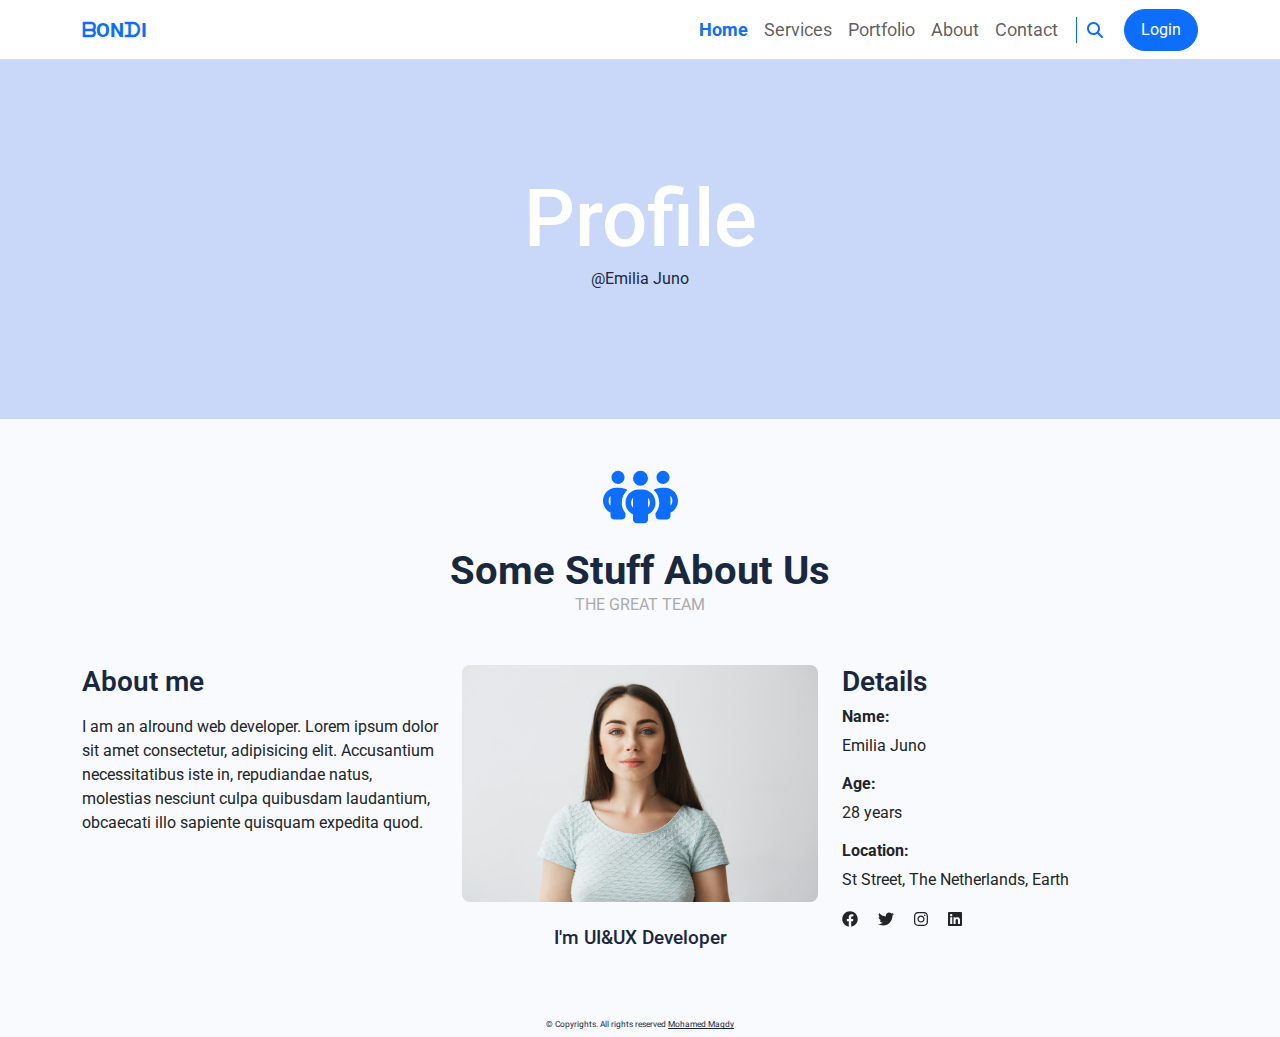
<file: ‏‏‏‏profile4.html>
<!DOCTYPE html>
<html lang="en">
<head>
    <meta charset="UTF-8">
    <meta http-equiv="X-UA-Compatible" content="IE=edge">
    <meta name="viewport" content="width=device-width, initial-scale=1.0">
    <title>Bondi | Profile</title>
    <!-- Fontawesome css flie -->
    <link rel="stylesheet" href="css/all.min.css">
    <!-- Bootstrap -->
    <link rel="stylesheet" href="css/bootstrap.min.css">
    <!-- main css file -->
    <link rel="stylesheet" href="css/Bondi.css">
    <!-- google Font -->
    <link rel="preconnect" href="https://fonts.googleapis.com">
    <link rel="preconnect" href="https://fonts.gstatic.com" crossorigin>
    <link href="https://fonts.googleapis.com/css2?family=Roboto:wght@100;300;400;500;700;900&display=swap" rel="stylesheet">
</head>
<body>
        <!-- nav start -->
        <div class="navbar navbar-expand-lg navProfile">
            <div class="container">
              <a class="navbar-brand fw-bold" href="#">
                <!-- <img src="imges/logo.png" alt="Bondi"> -->
                ᗷONᗪI
              </a>
              <button class="navbar-toggler" type="button" data-bs-toggle="collapse" data-bs-target="#navbarSupportedContent" aria-controls="navbarSupportedContent" aria-expanded="false" aria-label="Toggle navigation">
                <i class="fa-solid fa-bars"></i>
              </button>
              <div class="collapse navbar-collapse" id="navbarSupportedContent">
                <ul class="navbar-nav ms-auto mb-2 mb-lg-0">
                  <li class="nav-item">
                    <a class="nav-link active p-lg-2" aria-current="page" href="./index.html">Home</a>
                  </li>
                  <li class="nav-item">
                    <a class="nav-link p-lg-2" aria-current="page" href="./index.html#Services">Services</a>
                  </li>
                  <li class="nav-item">
                    <a class="nav-link p-lg-2" aria-current="page" href="./index.html#Portfolio">Portfolio</a>
                  </li>
                  <li class="nav-item">
                    <a class="nav-link p-lg-2" aria-current="page" href="./index.html#About">About</a>
                  </li>
                  <li class="nav-item">
                    <a class="nav-link p-lg-2" href="./index.html#Contact">Contact</a>
                  </li>
                </ul>
                <i class="fa-solid fa-magnifying-glass search d-none d-lg-block"></i>
                
                <a href="login.html" class="btn btn-primary rounded-pill m-md-0 m-sm-0 ms-lg-3">Login</a>
              </div>
            </div>
          </div>
        <!-- nav end -->
    <!-- profile start -->
    <div class="profile">
        <div class="profileBanar text-center">
            <div class="backlay"></div>
            <h2>Profile</h2>
            <p>@Emilia Juno</p>
        </div>
        <div class="head-section text-center pt-5 mb-4">
            <i class="fa-solid fa-people-group"></i>
            <h1 class="title">Some Stuff About Us</h1>
            <p class="description">THE GREAT TEAM</p>
          </div> 
        <div class="container mt-5">
            <div class="row text-center mt-5">
                <div class="left col-lg-4 col-md-6 col-sm-12 mb-sm-5 text-lg-start text-sm-center">
                    <h3 class="fw-semibold titlee">About me</h3>
                    <p class="aboutmeText mt-3">I am an alround web developer. Lorem ipsum dolor sit amet consectetur, adipisicing elit. Accusantium necessitatibus iste in, repudiandae natus, molestias nesciunt culpa quibusdam laudantium, obcaecati illo sapiente quisquam expedita quod.</p>
                </div>
                <div class="center col-lg-4 col-md-6 col-sm-12  " >
                    <img src="./imges/team-4.jpg" class="img-fluid rounded-3"/>
                    <h5 class="mt-4 mb-5 text-capitalize pictitle">I'm UI&UX developer</h5>
                </div>
                <div class="right col-lg-4 col-md-6 col-sm-12 mt-xs-5 text-lg-start text-sm-center">
                    <h3 class="fw-semibold titlee">Details</h3>
                    <h5 class="fs-6 fw-bold">Name:</h5>
                    <p>Emilia Juno</p>

                    <h5 class="fs-6 fw-bold">Age:</h5>
                    <p>28 years</p>

                    <h5 class="fs-6 fw-bold">Location:</h5>
                    <p class="text-capitalize">st street, the netherlands, earth</p>

                    <div class="socialIcone">
                        <div class=" mb-3 ">
                            <i class="fa-brands fa-facebook me-3"></i>
                            <i class="fa-brands fa-twitter me-3"></i>
                            <i class="fa-brands fa-instagram me-3"></i>
                            <i class="fa-brands fa-linkedin me-3"></i>
                          </div>
                    </div>
                </div>
            </div>
        </div>
    </div>
    <div class="footerProfile text-center">
      <p class="small  mb-0">&copy; Copyrights. All rights reserved <a class=" text-decoration-underline" href="https://www.facebook.com/profile.php?id=100009886530756">Mohamed Magdy</a></p>
    </div>
</body>
<!-- profile end -->
<!-- js files -->
<script src="js/bootstrap.bundle.min.js"></script>
<script src="js/all.min.js"></script>
<script src="js/main.js"></script>
</html>
</file>
<file: css/Bondi.css>
:root {
    --dark-color : #19283f;
    --light-color : #0d6efd;
    --background: #AFC6F5;
    --background-sections: #e2ecff;
}
::selection {
    color: white;
    background-color: var(--light-color);
}
* {
    box-sizing: border-box;
}
html {
    scroll-behavior: smooth;
    overflow-x: hidden;
  }
body {
    font-family: 'Roboto', sans-serif;
    counter-increment: num;
    box-sizing: content-box;
}
/* Repeat components */
button.btn {
    font-weight: 500;
    font-size: 15px;
    transition: .4s;
    padding: 12px 20px;
    border: none;
    color: white;
    text-transform: capitalize;
    letter-spacing: .03ch;
}
button.btn:hover {
    background-color: #0d6dfdc0;
    outline: none;
    border: none;
}
.btn {
    padding: 8px 16px;
}
.head-section {
    /* margin-top: 40px;
    margin-bottom: 40px; */
    /* padding-top: 40px; */
}
.head-section svg{
    color: var(--light-color);
    font-size: 60px;
}
h1.title {
    margin-top: 20px;
    color: var(--dark-color);
    font-weight: bold;
    margin-bottom: 0px;
    position: relative;
}
.head-section h5 {
    font-weight: lighter;
}
p.description {
    color: #aaa;
    margin: 0px;
    margin-top: -2px;
}
/* nav start */
.navbar {
    background-color: var(--background);
    position: sticky;
    top: 0px;
    z-index: 1000;
}
.navbar-brand {
    color: var(--light-color) !important;
}
.navbar-brand:hover {
    color: var(--light-color);
}
.navbar-toggler{
    color: var(--dark-color) ;
    background-color: white ;
}
.nav-link {
    font-size: 18px !important;
    font-weight: 400;
    transition: .3s;
}
.nav-link:hover {
    color: var(--light-color) !important;
}
.search {
    color: #0d6efd;
    padding: 5px;
    padding-left: 10px;
    border-left: 1px solid var(--light-color);
    cursor: pointer;
    margin-left: 10px;
}
.navbar button.navbar-toggler {
    background-color: white;
}
.navbar button.navbar-toggler .fa-bars {
    color: #0d6efd;
    font-size: 20px;
}
.floatingNav {
    box-shadow: 0px 1px 10px #999;
    background-color: white;
}
.colorchange {
    color: black !important;
    font-weight: 300;
}
.active{
    color: #0d6efd !important;
    font-weight: bolder !important;
}
/* nav end */

/* landing start */
.landing {
    background-color: var(--background);
    height: calc(100vh - 56px);
    overflow: hidden;
}
.landing h1 {
    color: var(--light-color);
}
.landing p {
    max-width: 400px;
    margin: auto;
}

@media (min-width:567px) {
    .landing img {
        max-width: 60%;
    }   
}
@media (min-width:1000px) {
    .landing img {
        max-width: 90%;
    }   
}
/* landing end */

/* features start*/
.feature {
    padding-bottom: 40px;
}
.features-content {
    margin-top:200px;
}
.feat svg {
    color: #0d6efd;
    font-size: 40px;
}
.feat {
    margin-top: 10px;
}

@media (max-width: 768px) {
    .feat {
        margin-top: 140px;
    } 
    .feat1 {
        margin-top: -25px;
    }
}
@media (max-width: 992px){
    .feat3 {
        margin-top: 120px;
    }
}
.feat .icon-group {
    height: 80px;
}
.feat .icon-group .num {
    color: #d8e1ee;
    position: absolute;
    font-size: 200px;
    font-weight: bold;
    z-index: -1;
    left: 50%;
    transform: translateX(-50%);
    top:-150px;
    display: block;
}
.feat h3 {
    color: #19283f;
    text-transform: uppercase;
    font-weight: 700;
    margin-top: 15px;
}
.feat p {
    color: #aaa;
    margin-top: 10px;
}
/* features end */
/* Portfolio start */
.portfolio {
    background-color: var(--background-sections);
    padding-bottom: 40px;
}
.portfolio ul {
    list-style-type: none;
    display: flex;
    justify-content: center;
    align-items: center;
    padding: 0px;
    margin-top: 40px !important;
}
.portfolio ul li {
    padding: 10px;
    cursor: pointer;
    font-weight: 600;
    font-size: 18px;
    transition: .5s;
    text-transform: capitalize;
}
.activelist {
    background: var(--bs-gray-100);
    color: var(--light-color);
    border-radius: 10px;
}
.portfolio ul li:hover:not(.activelist) {
    color: var(--light-color);
}

.portfolio .row .coll {
    margin-bottom: 12px;
    
}
.portfolio .row .coll .box {
    overflow: hidden;
    position: relative;
    border-radius: 16px;
    box-shadow: 0px 0px 20px 10px rgba(0,0,0,0.1);
    transition: .5s;
}
.portfolio .row .coll .box::before {
    content: attr(data-kind);
    position: absolute;
    width: 100%;
    height: 100%;
    background-color: #0d6dfdd8;
    display: flex;
    align-items: center;
    justify-content: center;
    border-radius: 16px;
    color: white;
    font-size: 30px;
    transition: .8s;
    transform: translateX(100%);
    font-size: 40px;
    font-weight: 500;
}
.portfolio .row .coll .box:hover::before {
    transform: translateX(0%);
}
.portfolio .row .coll .box img{
    max-width: 100%;
    
}
/* Portfolio end */
/* about start */
.about {
    padding-bottom: 20px;
}
/* about end */
/* team about start */
.team{
}
.team h2 {
    color: var(--light-color);
    font-weight: bold;
}
.team .container .discription-title{
    color: rgb(158, 158, 167);
    max-width: 800px;
    margin: auto;
}
.team .cardTeam {
    border-radius: 16px !important;
}
.team .cardTeam .boxImg img {
    filter: grayscale(100%);
    
}
.team .cardTeam h3 {
  background-color: var(--light-color);
  text-align: center;
  color: white;
  padding: 10px;
  margin: 0px;
}
.team .cardTeam p.qoutee {
    text-align: center;
    margin: 0px;
    padding: 15px;
    /* border-radius: 0px 0px 16px 16px; */
    border-top: none;
    box-shadow: 0px 1px 10px #99999986;
}
.team .cardTeam  {
position: relative;
overflow: hidden;
}
.team  .onhovercard {
    width: 100%;
    height: 100%;
    position: absolute;
    background-color: #0d6dfdd8;
    transition: .6s linear;
    align-items: center;
    justify-content: space-around;
    flex-direction: column;
    z-index: 2;
    color: white;
    display: flex;
    transform: translateX(100%);
    
}
.team .cardTeam:hover  .onhovercard{
    transform: translateX(0);
}
.team  .onhovercard .teamditle{
    text-decoration: none;
    color: white;
    font-size: 25px;
    transition: .4s;
}
.team  .onhovercard .teamditle:hover {
    text-decoration: underline;
    font-size: 30px;
}
/* team about end */

/* sponsors start */
.sponsor {
    padding: 40px 0px;
}
.sponsor .container .row svg{
    font-size: 70px;
    color: #aaa;
}
/* sponsors end */
/* startProject start */
.startProject {
    background-color: var(--dark-color);
    color: #eef5fe;
    margin: 0px 46px;
    padding: 40px 5px;
    transition: .3s;
    position: relative;
    overflow: hidden;
    padding-right: 15px;
}
.startProject p {
    color: #adb5bd;
}
.startProject::after {
    content: "";
    background-image: url(/imges/pattern.png);
    background-size: 500px 500px;
    height: 400px;
    width: 150px;
    background-repeat: repeat;
    position: absolute;
    top: 0px;
    right: 0px;
    opacity: .3;
    
}
/* startProject end */
/* blog start */
.blog .container .row .blogBox .box-img img {
    border-radius:10px 10px 0px 0px;
    filter: grayscale(100%);
}
.blog .container .row .blogBox .box-text{
    padding: 10px;
    border: 1px solid #c2c9d2;
    border-top: 0px solid ;
    border-radius:0px 0px 10px 10px;
}
.blog .container .row .blogBox span{
    color: #9da6b3;
}
.blog .container .row .blogBox h4 {
    margin: 0px;
}
/* blog end */
/* subscribe start */
.subscribe{
    background-color: var(--background);
    color: var(--light-color);
    padding: 20px 0px;
}
.subscribe input[type="email"] {
    width: 80%;
    border: none;
    margin: 0px;
    background-color: transparent;
    border-bottom: 1px solid var(--light-color);
    color: var(--dark-color);
}
.subscribe input[type="email"]:focus{
    outline: none;
}
.subscribe input[type="submit"] {
    color: var(--background-sections);
}
/* subscribe end */
/* footer start */
footer {
 background-color: var(--light-color);
}
footer a {
    text-decoration: none;
    color: #c4dafb;
    transition: .3s;
}
footer a:hover {
    color: white;
    font-weight: 500;
}
/* footer end */









/* css for login page  */
.login{
    height: 100vh;
    background-color: var(--background);
    text-align: center;
}
.login .box {
background-color: white;
border-radius: 20px;
}
.login .box .left h1 {
    color: var(--light-color);
    font-size: 45px;
}
.login .box .left p {
    font-size: 14px;
}
.login .box .left form {
    max-width: 300px;
    margin: auto;
}
.login .box .left form input {
    border: 1px solid #c5c5c5;
    position: relative;
}
.login .box .left form input:focus {
    outline: none;
}
.login .box .left .loginbysocial .google,
.login .box .left .loginbysocial .facebook {
    border: 1px solid #c5c5c5;
    padding: 4px;
    padding-left: 8px;
    cursor: pointer;
    transition: .3s;
}
.login .box .left .loginbysocial .google:hover,
.login .box .left .loginbysocial .facebook:hover {
    color: var(--light-color);
}

.login .box .left form svg.fa-user {
    position: absolute;
    top: 10px;
    left: 16px;
    z-index: 1;
    color: #0d6efd;
}
.login .box .left form svg.fa-key {
    position: relative;
    top: 26px;
    left: 16px;
    z-index: 1;
    width: 16px;
    color: #0d6efd;
}
/* profile */
.profile {
    height: auto;
    background-color: #afc6f515;
    padding-bottom: 15px;
}
.profile  .titlee {
    color: var(--dark-color);
}
.profile .center .pictitle {
    color: var(--dark-color);
    font-size: larger;
}
.navProfile {
    background-color: white;
}
.profileBanar {
    background: url(https://i.ibb.co/BNLMpqF/austin-distel-w-D1-LRb9-Oe-Eo-unsplash.jpg);
    height: 40vh;
    background-attachment: fixed;
    background-size: cover;
    display: flex;
    align-items: center;
    justify-content: center;
    flex-direction: column;
    color: white;
    position: relative;
    
}
.backlay {
    width: 100%;
    height: 100%;
    background-color: #afc6f5a6;
    position: absolute;
}
.profileBanar h2{
    margin-bottom: 0px;
    font-size: 5rem;
    z-index: 2;
}
.profileBanar p {
    color: var(--dark-color);
    /* font-size: 28px; */
    z-index: 1;
}
.footerProfile {
    background-color: #afc6f515;
    padding: 6px 0px;
    color: var(--dark-color);
    font-size: .6rem;
}
.footerProfile a {
    color: var(--dark-color);
    
}
</file>
